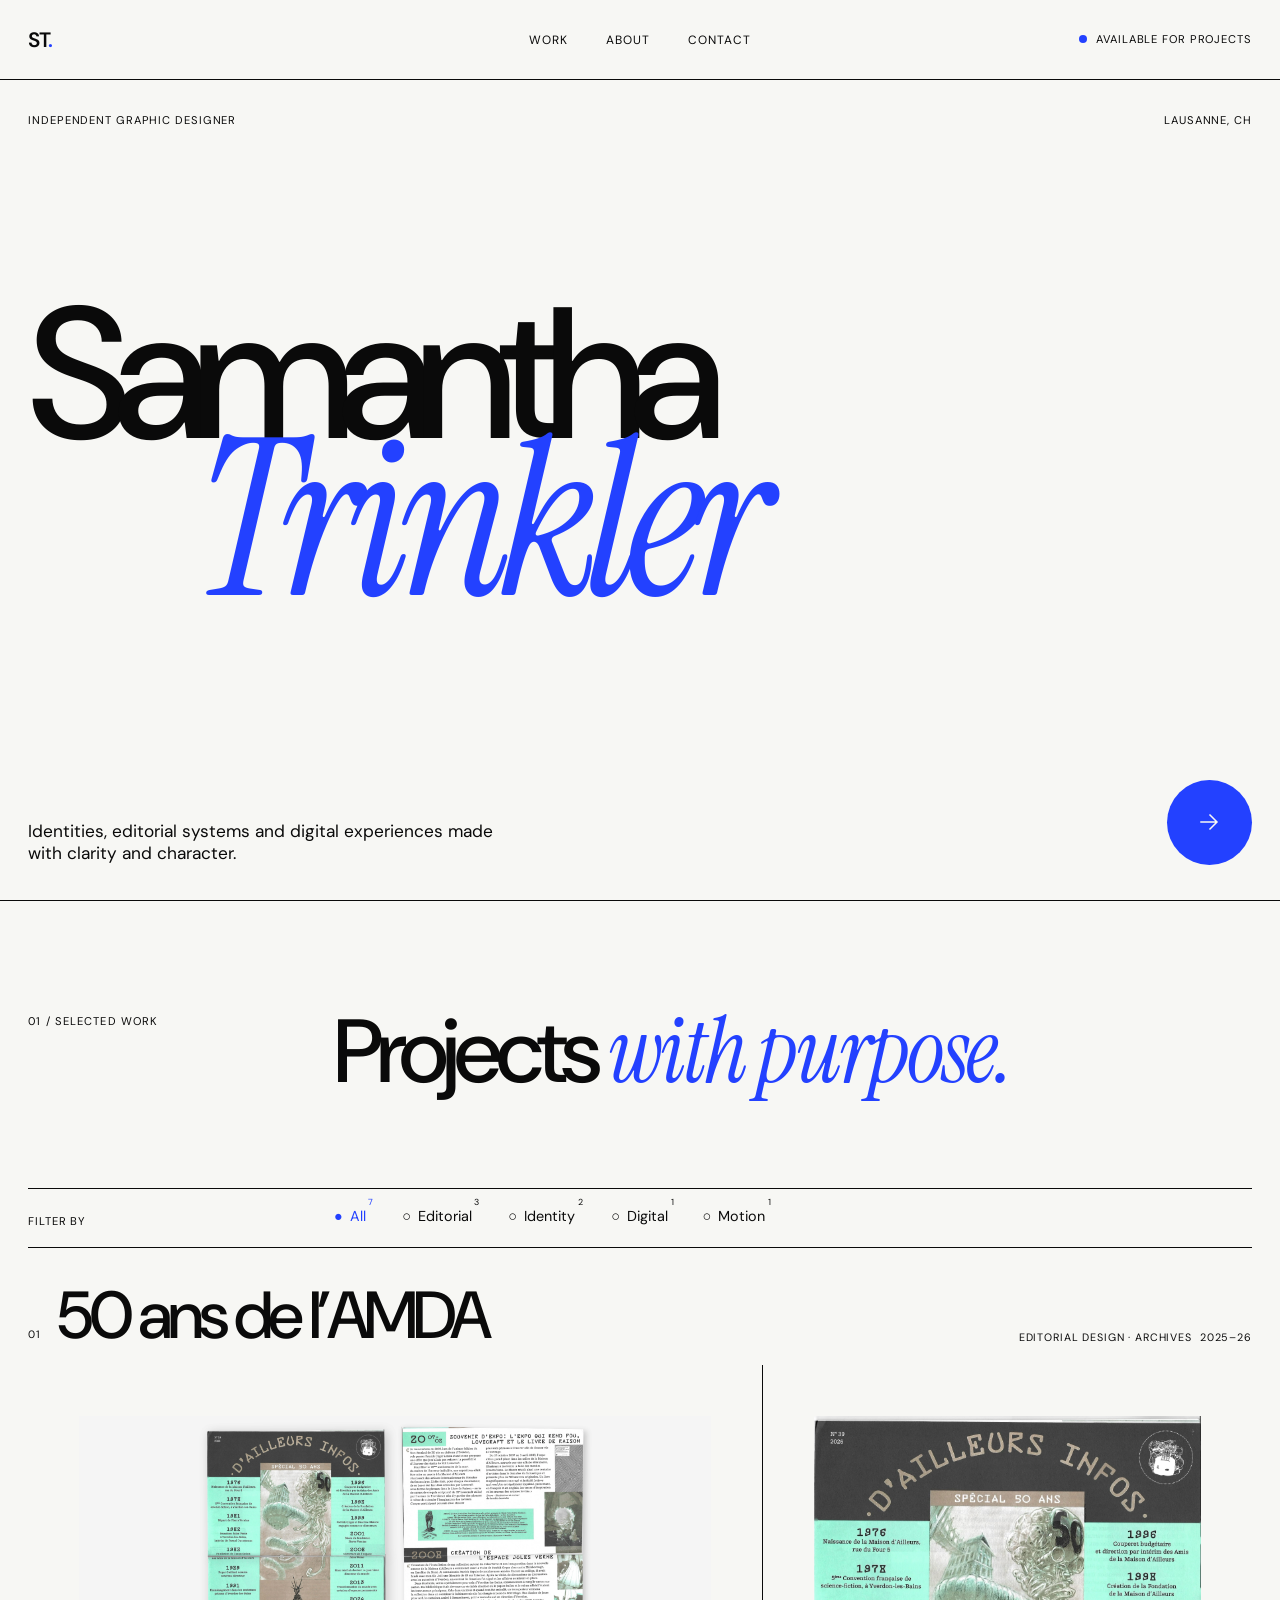
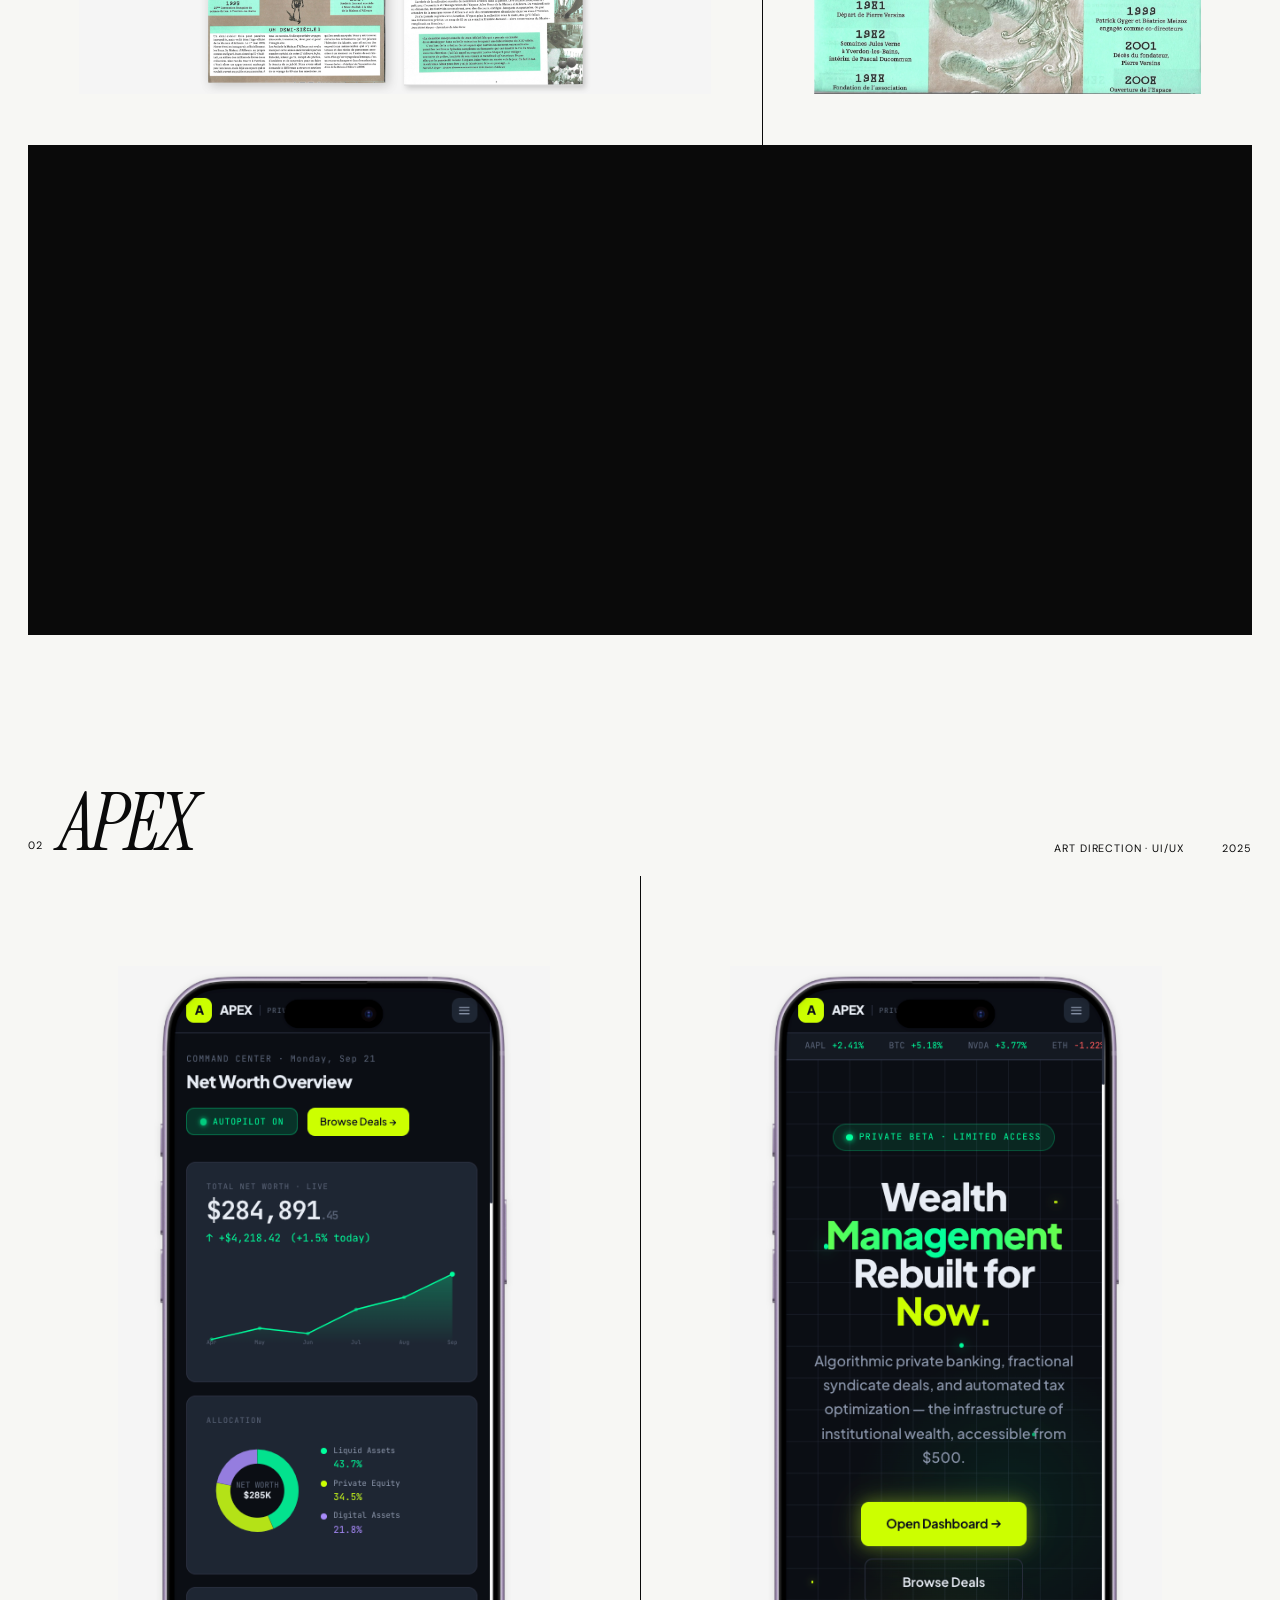
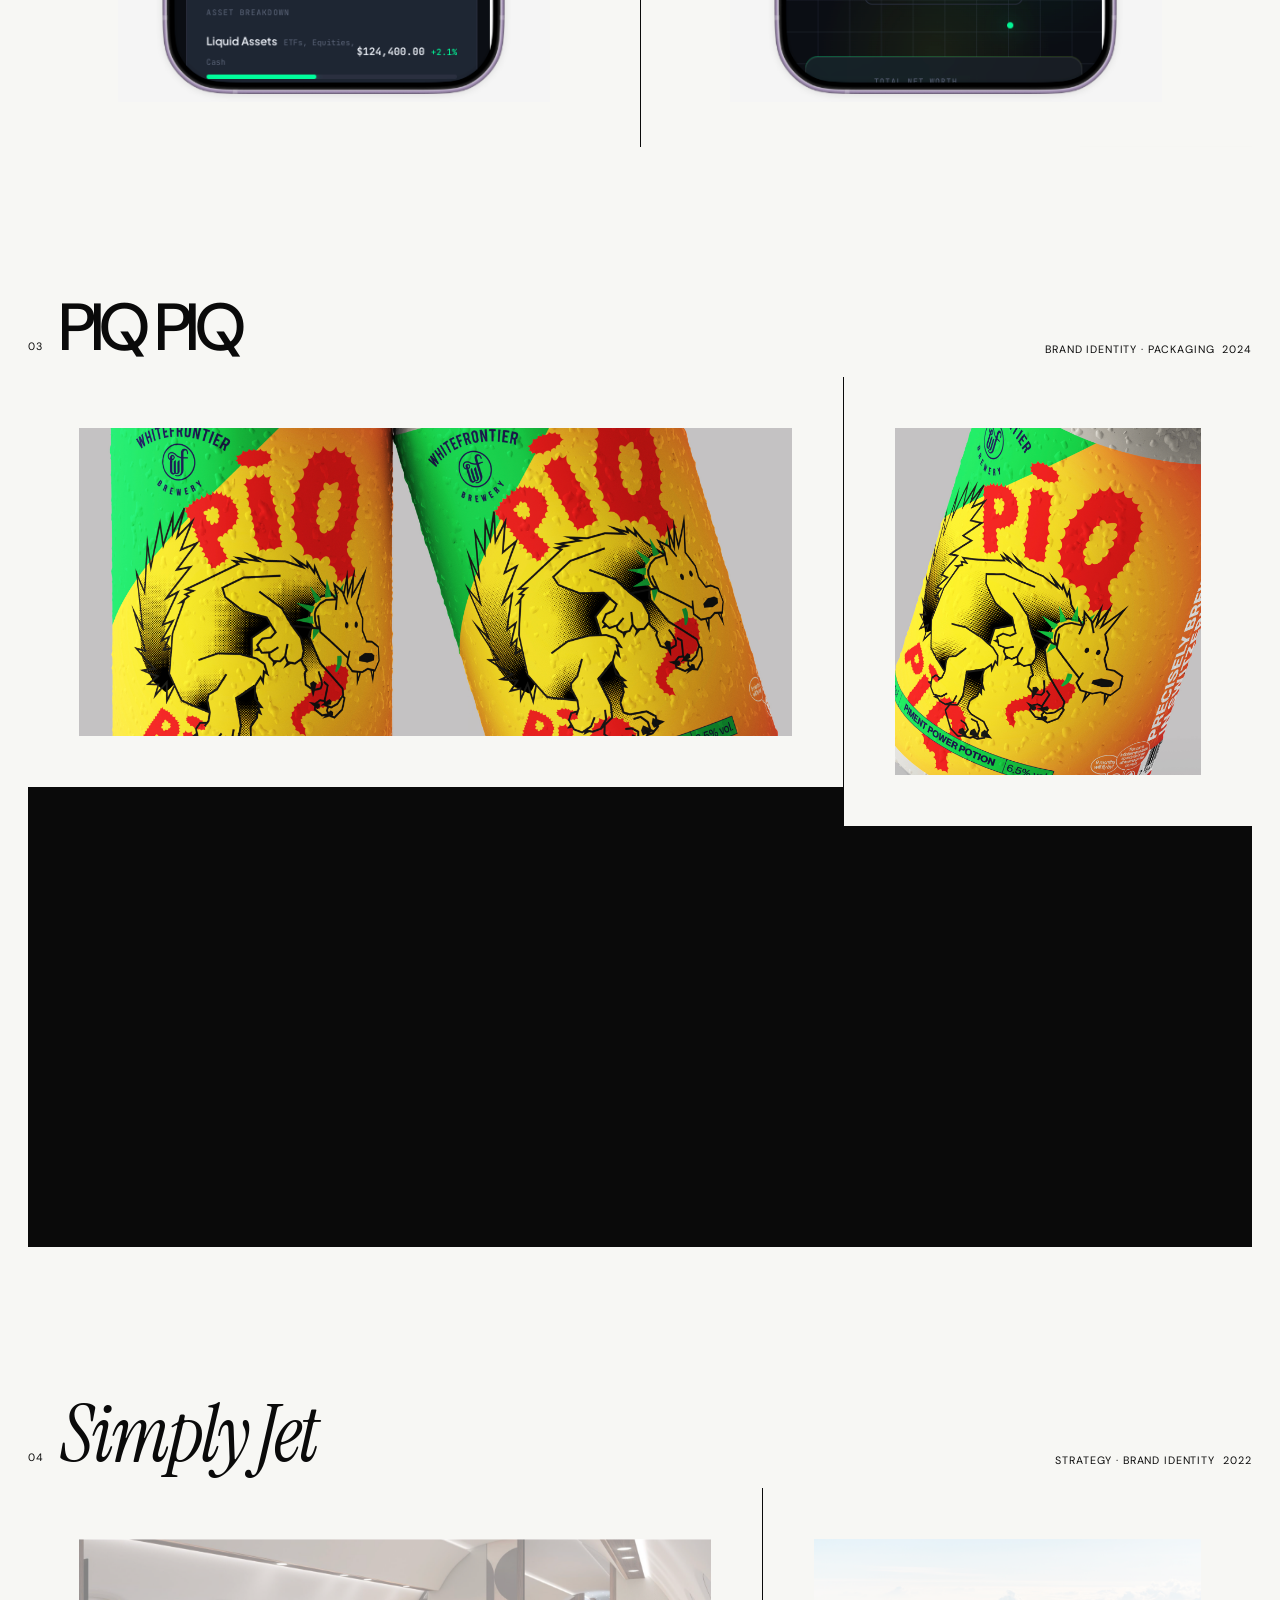
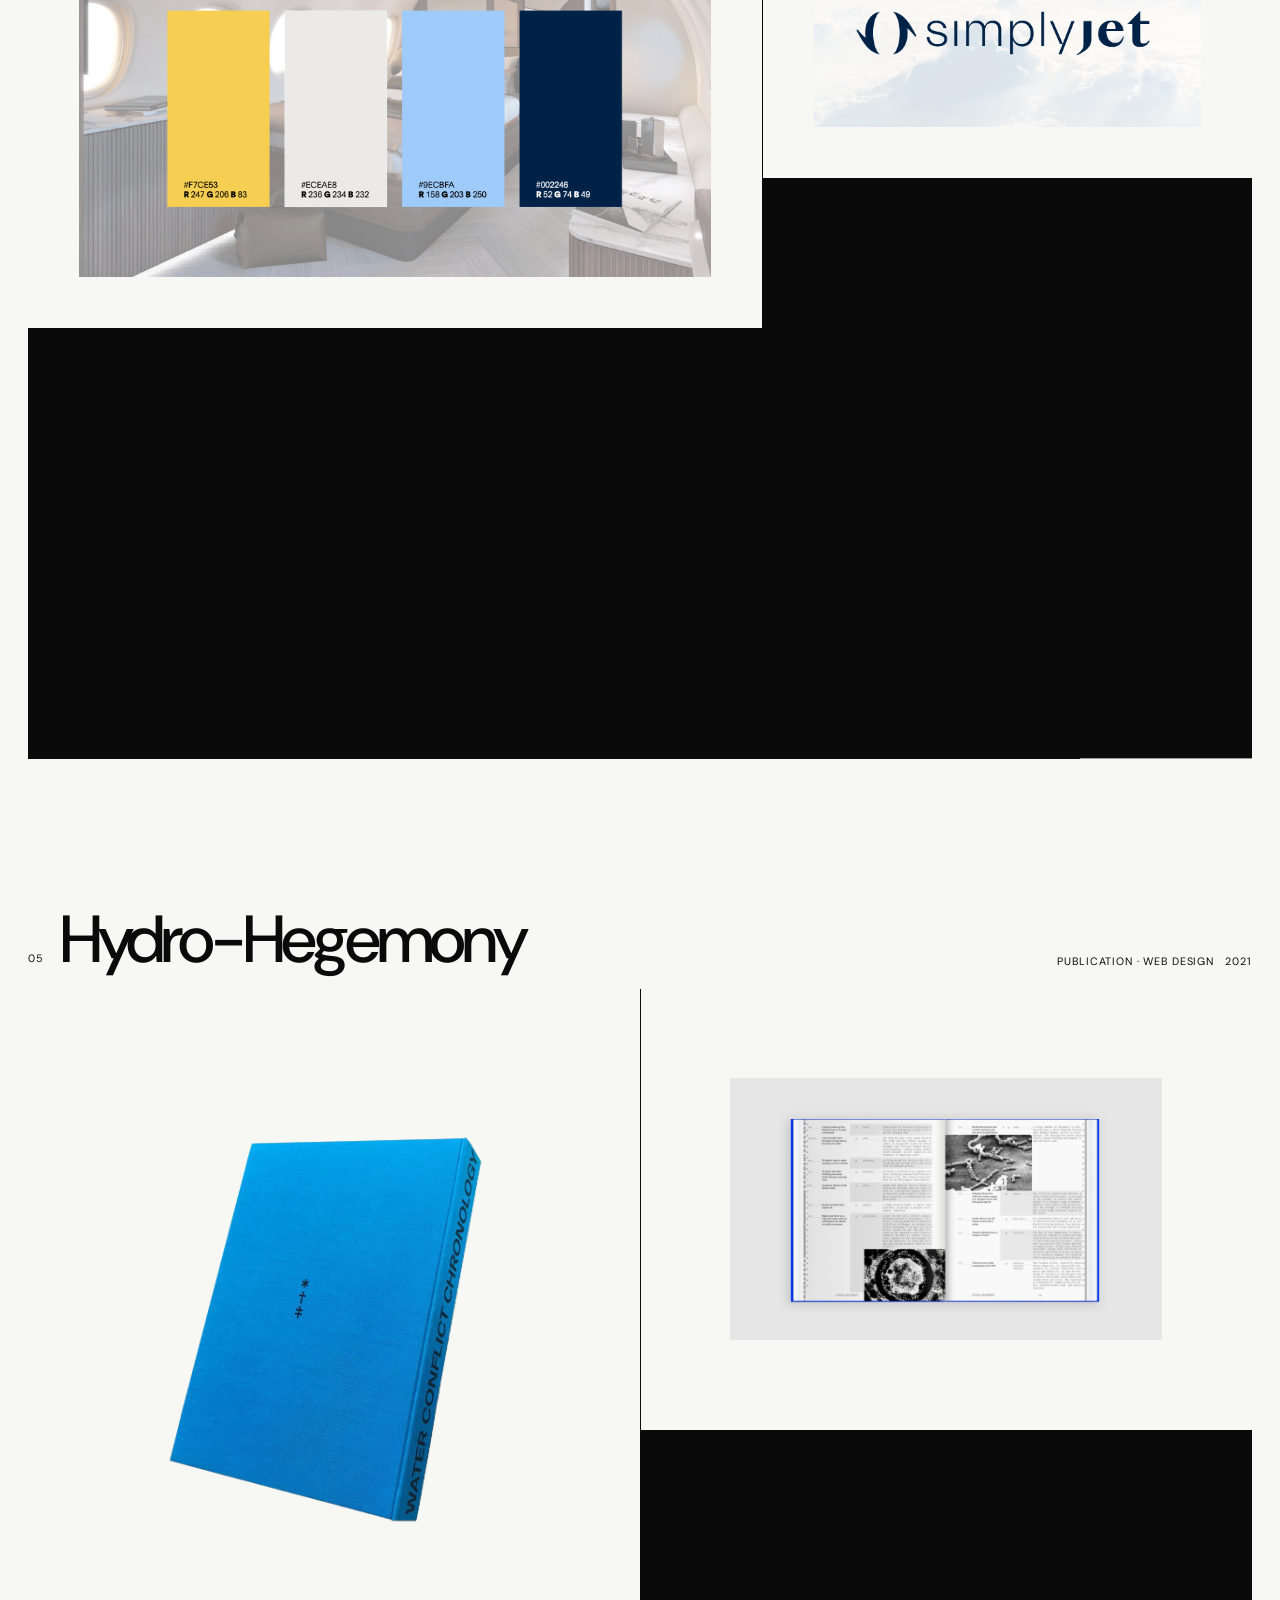
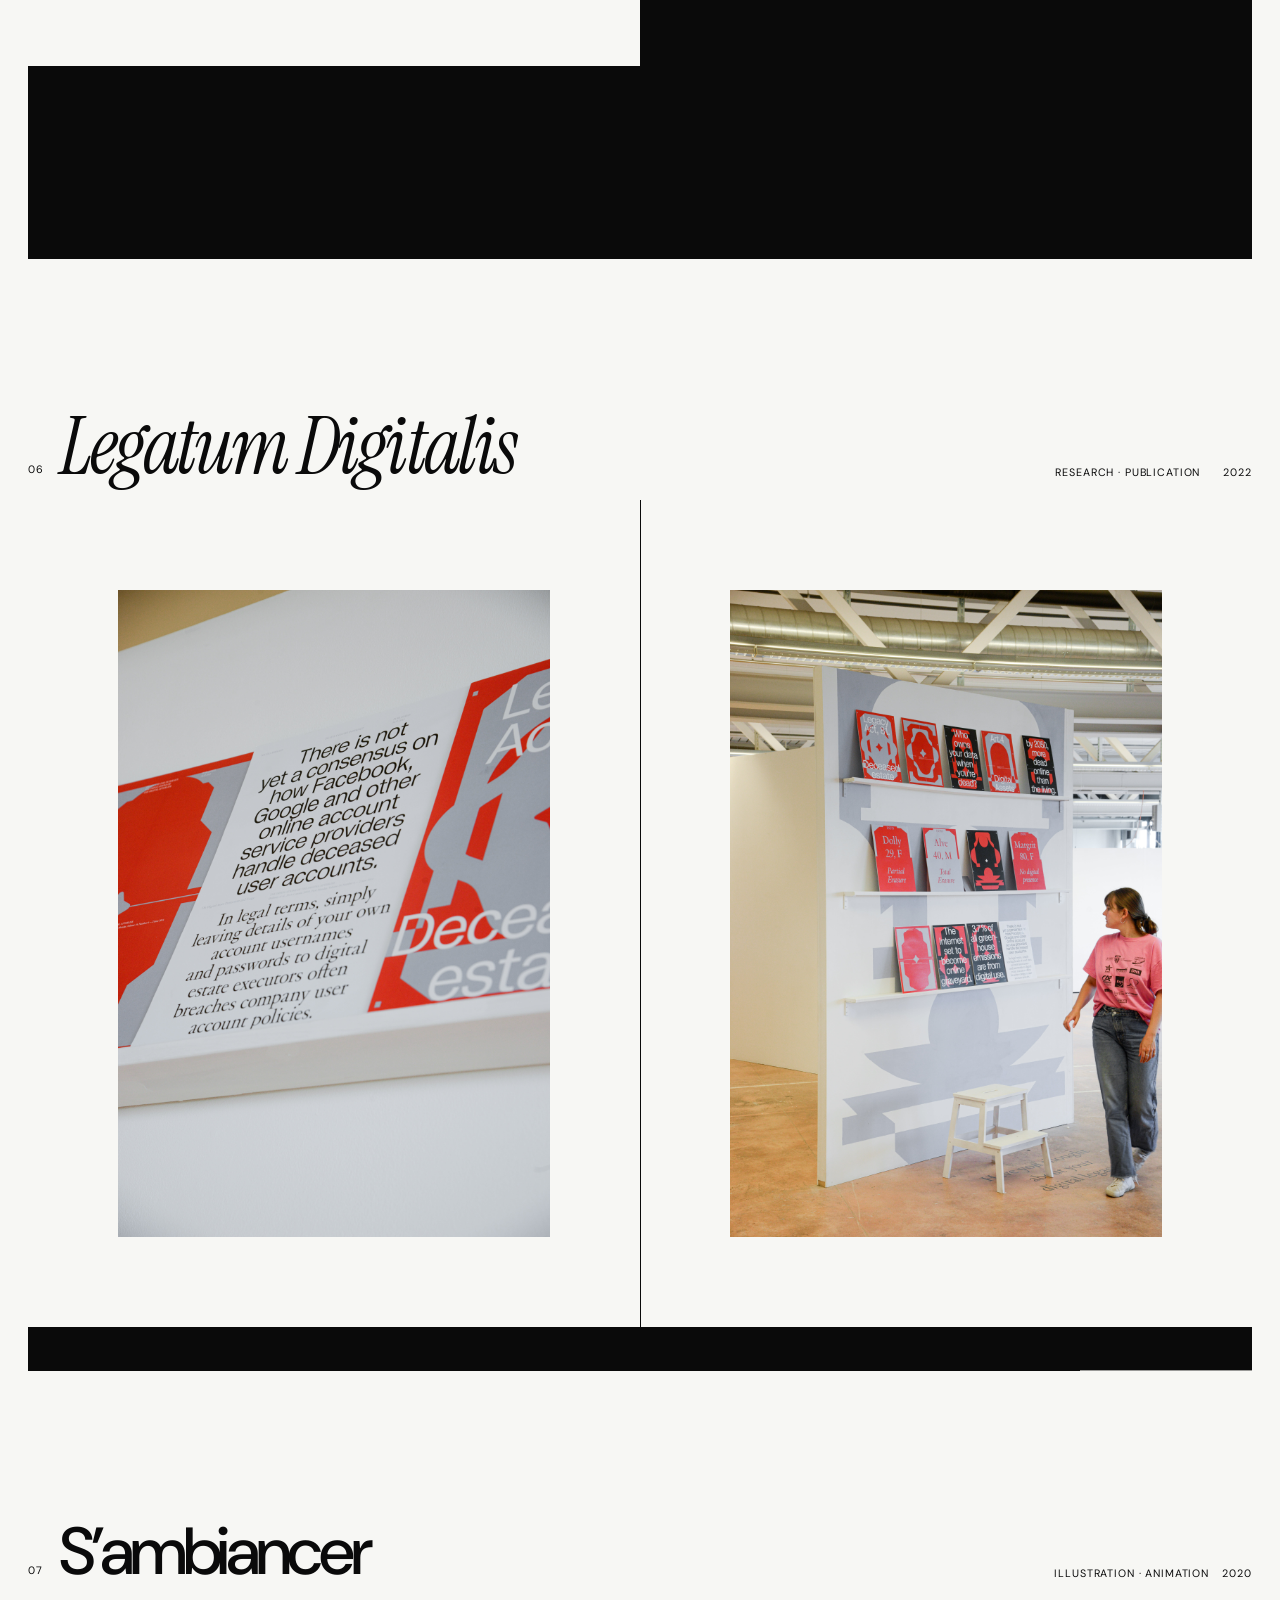
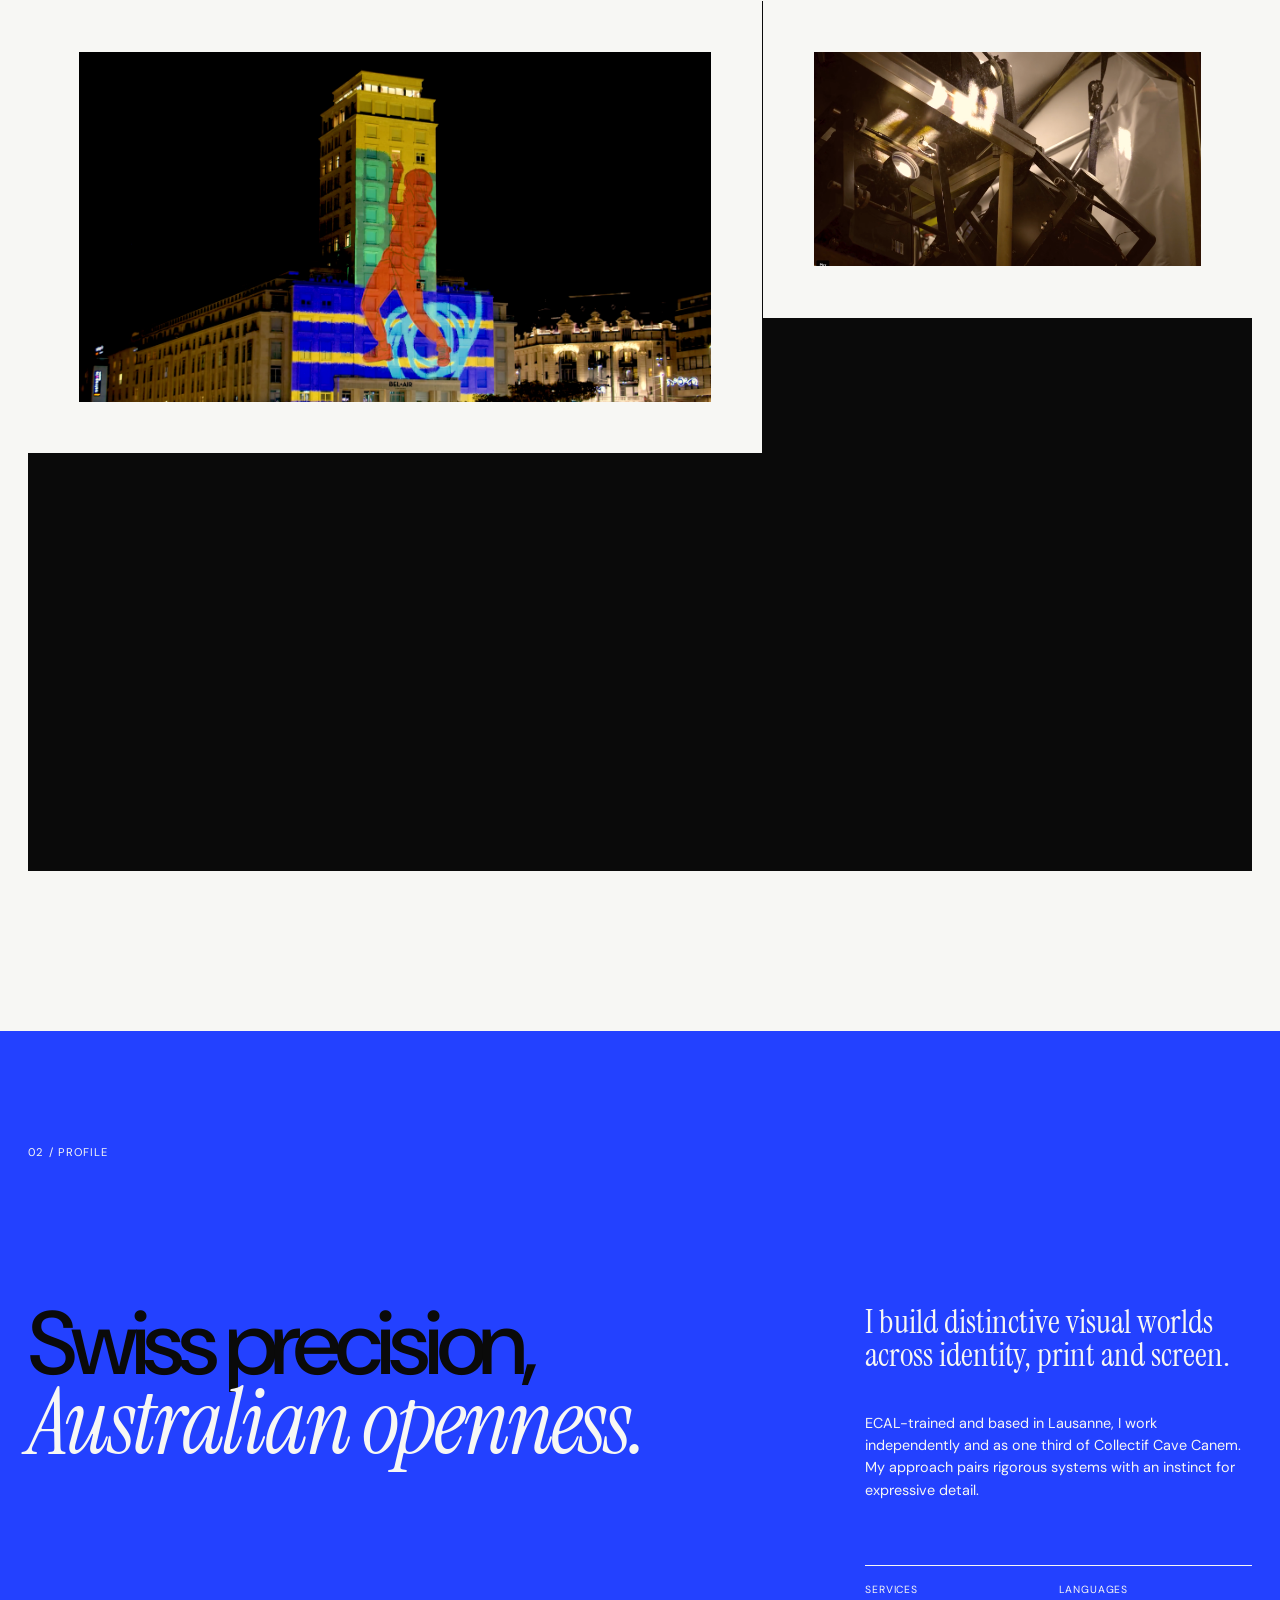
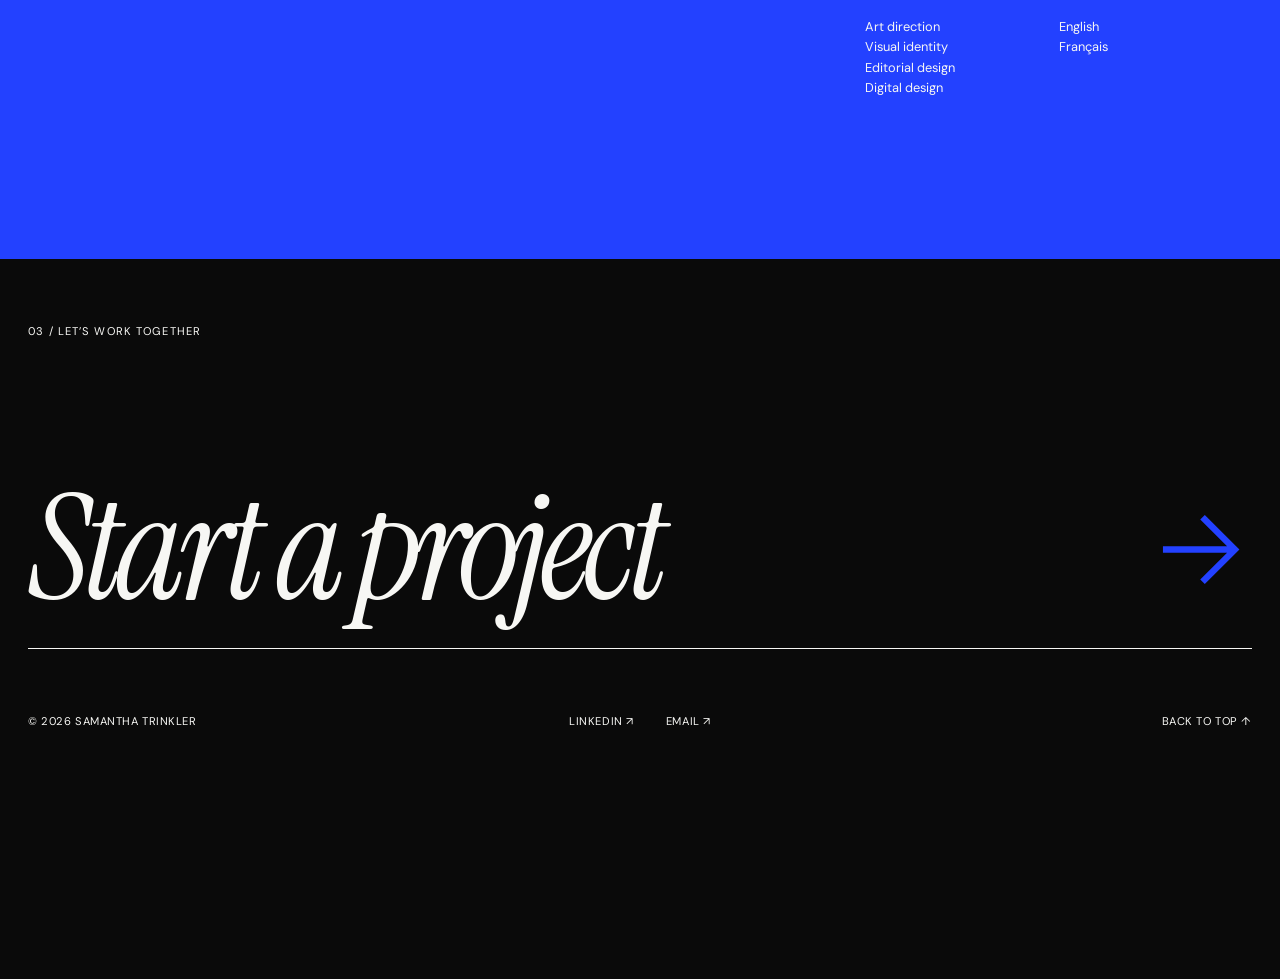
<file: index.html>
<!doctype html>
<html lang="en">
  <head>
    
    <meta charset="UTF-8" />
    <meta name="viewport" content="width=device-width, initial-scale=1.0" />
    <title>Samantha Trinkler — Graphic Designer</title>
    
    <meta name="description" content="Showcases creative portfolios with a sleek, minimalist design that highlights projects using a refined color palette and clear typography for a pleasant user experience.">
    <meta property="og:title" content="Samantha Trinkler — Graphic Designer">
    <meta property="og:description" content="Showcases creative portfolios with a sleek, minimalist design that highlights projects using a refined color palette and clear typography for a pleasant user experience.">
    <script type="module" crossorigin src="/assets/index-D-WcIzNE.js"></script>
    <link rel="stylesheet" crossorigin href="/assets/index-C_PJwwJ3.css">
  </head>
  <body>
    
    <div id="root"></div>
    
  </body>
</html>
</file>
<file: assets/index-C_PJwwJ3.css>
@import "https://fonts.googleapis.com/css2?family=DM+Sans:wght@400;500;600&family=Instrument+Serif:ital@0;1&display=swap";@layer components;@layer properties{@supports (((-webkit-hyphens:none)) and (not (margin-trim:inline))) or ((-moz-orient:inline) and (not (color:rgb(from red r g b)))){*,:before,:after,::backdrop{--tw-rotate-x:initial;--tw-rotate-y:initial;--tw-rotate-z:initial;--tw-skew-x:initial;--tw-skew-y:initial;--tw-blur:initial;--tw-brightness:initial;--tw-contrast:initial;--tw-grayscale:initial;--tw-hue-rotate:initial;--tw-invert:initial;--tw-opacity:initial;--tw-saturate:initial;--tw-sepia:initial;--tw-drop-shadow:initial;--tw-drop-shadow-color:initial;--tw-drop-shadow-alpha:100%;--tw-drop-shadow-size:initial}}}@layer theme{:root,:host{--font-sans:-apple-system, BlinkMacSystemFont, "Segoe UI", Roboto, "Helvetica Neue", "Noto Sans", Arial, sans-serif, "Apple Color Emoji", "Segoe UI Emoji", "Segoe UI Symbol", "Noto Color Emoji";--font-mono:ui-monospace, SFMono-Regular, Menlo, Monaco, Consolas, "Liberation Mono", "Courier New", monospace;--default-font-family:var(--font-sans);--default-mono-font-family:var(--font-mono)}}@layer base{*,:after,:before,::backdrop{box-sizing:border-box;border:0 solid;margin:0;padding:0}::file-selector-button{box-sizing:border-box;border:0 solid;margin:0;padding:0}html,:host{-webkit-text-size-adjust:100%;tab-size:4;line-height:1.5;font-family:var(--default-font-family,-apple-system, BlinkMacSystemFont, "Segoe UI", Roboto, "Helvetica Neue", "Noto Sans", Arial, sans-serif, "Apple Color Emoji", "Segoe UI Emoji", "Segoe UI Symbol", "Noto Color Emoji");font-feature-settings:var(--default-font-feature-settings,normal);font-variation-settings:var(--default-font-variation-settings,normal);-webkit-tap-highlight-color:transparent}hr{height:0;color:inherit;border-top-width:1px}abbr:where([title]){-webkit-text-decoration:underline dotted;text-decoration:underline dotted}h1,h2,h3,h4,h5,h6{font-size:inherit;font-weight:inherit}a{color:inherit;-webkit-text-decoration:inherit;-webkit-text-decoration:inherit;-webkit-text-decoration:inherit;-webkit-text-decoration:inherit;text-decoration:inherit}b,strong{font-weight:bolder}code,kbd,samp,pre{font-family:var(--default-mono-font-family,ui-monospace, SFMono-Regular, Menlo, Monaco, Consolas, "Liberation Mono", "Courier New", monospace);font-feature-settings:var(--default-mono-font-feature-settings,normal);font-variation-settings:var(--default-mono-font-variation-settings,normal);font-size:1em}small{font-size:80%}sub,sup{vertical-align:baseline;font-size:75%;line-height:0;position:relative}sub{bottom:-.25em}sup{top:-.5em}table{text-indent:0;border-color:inherit;border-collapse:collapse}:-moz-focusring:where(:not(iframe)){outline:auto}progress{vertical-align:baseline}summary{display:list-item}ol,ul,menu{list-style:none}img,svg,video,canvas,audio,iframe,embed,object{vertical-align:middle;display:block}img,video{max-width:100%;height:auto}button,input,select,optgroup,textarea{font:inherit;font-feature-settings:inherit;font-variation-settings:inherit;letter-spacing:inherit;color:inherit;opacity:1;background-color:#0000;border-radius:0}::file-selector-button{font:inherit;font-feature-settings:inherit;font-variation-settings:inherit;letter-spacing:inherit;color:inherit;opacity:1;background-color:#0000;border-radius:0}:where(select:is([multiple],[size])) optgroup{font-weight:bolder}:where(select:is([multiple],[size])) optgroup option{padding-inline-start:20px}::file-selector-button{margin-inline-end:4px}::placeholder{opacity:1}@supports (not ((-webkit-appearance:-apple-pay-button))) or (contain-intrinsic-size:1px){::placeholder{color:currentColor}@supports (color:color-mix(in lab, red, red)){::placeholder{color:color-mix(in oklab, currentcolor 50%, transparent)}}}textarea{resize:vertical}::-webkit-search-decoration{-webkit-appearance:none}::-webkit-date-and-time-value{min-height:1lh;text-align:inherit}::-webkit-datetime-edit{display:inline-flex}::-webkit-datetime-edit-fields-wrapper{padding:0}::-webkit-datetime-edit{padding-block:0}::-webkit-datetime-edit-year-field{padding-block:0}::-webkit-datetime-edit-month-field{padding-block:0}::-webkit-datetime-edit-day-field{padding-block:0}::-webkit-datetime-edit-hour-field{padding-block:0}::-webkit-datetime-edit-minute-field{padding-block:0}::-webkit-datetime-edit-second-field{padding-block:0}::-webkit-datetime-edit-millisecond-field{padding-block:0}::-webkit-datetime-edit-meridiem-field{padding-block:0}::-webkit-calendar-picker-indicator{line-height:1}:-moz-ui-invalid{box-shadow:none}button,input:where([type=button],[type=reset],[type=submit]){appearance:button}::file-selector-button{appearance:button}::-webkit-inner-spin-button{height:auto}::-webkit-outer-spin-button{height:auto}[hidden]:where(:not([hidden=until-found])){display:none!important}}@layer utilities{.fixed{position:fixed}.contents{display:contents}.grid{display:grid}.hidden{display:none}.inline{display:inline}.rotate-180{rotate:180deg}.transform{transform:var(--tw-rotate-x,) var(--tw-rotate-y,) var(--tw-rotate-z,) var(--tw-skew-x,) var(--tw-skew-y,)}.filter{filter:var(--tw-blur,) var(--tw-brightness,) var(--tw-contrast,) var(--tw-grayscale,) var(--tw-hue-rotate,) var(--tw-invert,) var(--tw-saturate,) var(--tw-sepia,) var(--tw-drop-shadow,)}}:root{--ink:#0a0a0a;--paper:#f7f7f4;--accent:#2341ff;--serif:"Instrument Serif", Georgia, serif;--sans:"DM Sans", Arial, sans-serif}*{box-sizing:border-box}html{scroll-behavior:smooth}body{background:var(--paper);color:var(--ink);font-family:var(--sans);-webkit-font-smoothing:antialiased;margin:0}body.no-scroll{overflow:hidden}button,a{color:inherit}button{font:inherit}a{text-decoration:none}img{max-width:100%;display:block}.site-shell{overflow:clip}.site-header{border-bottom:1px solid var(--ink);z-index:10;grid-template-columns:1fr auto 1fr;align-items:center;min-height:5rem;padding:0 2.2vw;display:grid;position:relative}.wordmark{letter-spacing:-.06em;width:fit-content;font-size:1.3rem;font-weight:600}.wordmark span{color:var(--accent)}.main-nav{letter-spacing:.08em;text-transform:uppercase;gap:2.4rem;font-size:.75rem;display:flex}.main-nav a,.footer-bottom a{position:relative}.main-nav a:after,.footer-bottom a:after{content:"";transform-origin:100%;background:currentColor;width:100%;height:1px;transition:transform .25s;position:absolute;bottom:-.25rem;left:0;transform:scaleX(0)}.main-nav a:hover:after,.footer-bottom a:hover:after{transform-origin:0;transform:scaleX(1)}.availability{letter-spacing:.08em;text-transform:uppercase;justify-self:end;align-items:center;gap:.6rem;margin:0;font-size:.7rem;display:flex}.availability span{background:var(--accent);border-radius:50%;width:.5rem;height:.5rem}.hero{flex-direction:column;min-height:calc(100vh - 5rem);padding:2rem 2.2vw 2.2rem;display:flex}.hero-kicker{letter-spacing:.08em;text-transform:uppercase;justify-content:space-between;font-size:.7rem;display:flex}.hero h1{font-family:var(--sans);letter-spacing:-.09em;margin:auto 0;font-size:clamp(5.2rem,14.6vw,14rem);font-weight:500;line-height:.72}.hero h1 em,.section-heading h2 em,.about-grid h2 em{color:var(--accent);font-family:var(--serif);font-weight:400}.hero h1 em{letter-spacing:-.055em;margin-left:13vw;font-size:1.17em;display:inline-block}.hero-bottom{justify-content:space-between;align-items:end;display:flex}.hero-bottom>p{max-width:31rem;margin:0;font-size:clamp(1rem,1.35vw,1.35rem);line-height:1.3}.circle-link{background:var(--accent);color:var(--paper);border-radius:50%;justify-content:center;align-items:center;width:5.3rem;height:5.3rem;transition:transform .25s;display:flex;overflow:hidden}.circle-link:hover{transform:rotate(45deg)}.circle-link svg,.view-project svg,.contact-link svg{fill:none;stroke:currentColor;stroke-linecap:square;stroke-width:1.5px;width:1.5rem;height:1.5rem}.work-section,.about-section{border-top:1px solid var(--ink);padding:7rem 2.2vw 10rem}.section-heading{grid-template-columns:25% 75%;align-items:start;display:grid}.eyebrow{letter-spacing:.1em;text-transform:uppercase;margin:0;font-size:.7rem}.section-heading h2,.about-grid h2{letter-spacing:-.07em;margin:0;font-size:clamp(3.3rem,7vw,7rem);font-weight:500;line-height:.88}.section-heading h2 em,.about-grid h2 em{letter-spacing:-.03em}.filter-row{border-bottom:1px solid var(--ink);border-top:1px solid var(--ink);grid-template-columns:25% 75%;align-items:start;margin:6rem 0 2.5rem;padding:1.1rem 0;display:grid}.filter-row>p{letter-spacing:.08em;text-transform:uppercase;margin:.4rem 0 0;font-size:.7rem}.filters{flex-wrap:wrap;gap:.5rem 1.8rem;display:flex}.filters button{cursor:pointer;background:0 0;border:0;padding:0;font-size:.9rem}.filters button:before{content:"○";margin-right:.45rem}.filters button.active{color:var(--accent)}.filters button.active:before{content:"●"}.filters sup{vertical-align:top;margin-left:.15rem;font-size:.55rem}.project-grid{flex-direction:column;gap:clamp(7rem,12vw,12rem);display:flex}.project-card{width:100%}.project-heading{grid-template-columns:1fr auto;align-items:end;margin-bottom:1.25rem;display:grid}.project-heading>div:first-child{align-items:baseline;gap:1rem;display:flex}.project-heading span,.project-meta p{letter-spacing:.08em;text-transform:uppercase;margin:0;font-size:.67rem}.project-heading h3{letter-spacing:-.065em;margin:0;font-size:clamp(2.8rem,5.2vw,5.6rem);font-weight:500;line-height:.85}.project-card.is-even .project-heading h3{font-family:var(--serif);letter-spacing:-.035em;font-size:clamp(3.4rem,6.2vw,6.8rem);font-style:italic;font-weight:400}.project-meta{grid-template-columns:minmax(10rem,1fr) auto;gap:.5rem;display:grid}.project-meta p:last-child{text-align:right}.project-stage{background:var(--ink);cursor:pointer;border:0;grid-template-columns:minmax(0,2fr) minmax(0,1fr);gap:1px;width:100%;height:clamp(34rem,68vw,58rem);padding:0;display:grid;position:relative;overflow:clip}.project-stage:after{background:var(--accent);content:"";mix-blend-mode:multiply;opacity:0;transition:opacity .35s;position:absolute;inset:0}.media-frame{background:var(--paper);justify-content:center;align-items:center;min-width:0;min-height:0;padding:clamp(1.5rem,4vw,5rem);display:flex;overflow:hidden}.media-frame img{object-fit:contain;width:100%;height:100%;transition:transform .65s cubic-bezier(.16,1,.3,1)}.project-stage.wide{grid-template-columns:minmax(0,3fr) minmax(0,2fr)}.project-stage.portrait{grid-template-columns:1fr 1fr}.project-stage.portrait .media-frame{padding:clamp(2.5rem,7vw,8rem)}.project-card.is-even .primary{order:2}.project-stage:hover img{transform:scale(1.025)}.project-stage:hover:after{opacity:.1}.view-project{background:var(--paper);letter-spacing:.08em;text-transform:uppercase;z-index:1;align-items:center;gap:1rem;padding:.8rem 1rem;font-size:.7rem;transition:transform .25s;display:flex;position:absolute;bottom:0;right:0;transform:translateY(100%)}.project-stage:hover .view-project,.project-stage:focus-visible .view-project{transform:translateY(0)}.view-project svg{width:1rem;height:1rem}.about-section{background:var(--accent);border-color:var(--accent);color:var(--paper)}.about-grid{grid-template-columns:2fr 1fr;gap:4rem;margin-top:9rem;display:grid}.about-grid h2{color:var(--ink)}.about-grid h2 em{color:var(--paper)}.about-copy{max-width:32rem}.about-copy>p{font-size:.9rem;line-height:1.55}.about-copy .lead{font-family:var(--serif);margin:0 0 2.5rem;font-size:clamp(1.8rem,2.6vw,2.8rem);line-height:1}.about-copy dl{border-top:1px solid var(--paper);grid-template-columns:1fr 1fr;margin:4rem 0 0;padding-top:1rem;display:grid}.about-copy dt{letter-spacing:.08em;text-transform:uppercase;margin-bottom:1.2rem;font-size:.65rem}.about-copy dd{margin:0;font-size:.8rem;line-height:1.6}footer{background:var(--ink);color:var(--paper);min-height:80vh;padding:4rem 2.2vw 2rem}.contact-link{border-bottom:1px solid var(--paper);font-family:var(--serif);letter-spacing:-.05em;justify-content:space-between;align-items:center;margin-top:16vh;padding-bottom:2rem;font-size:clamp(4rem,11.5vw,11.5rem);font-style:italic;line-height:.9;display:flex}.contact-link svg{color:var(--accent);width:.7em;height:.7em;transition:transform .25s}.contact-link:hover svg{transform:translate(1rem)}.footer-bottom{letter-spacing:.05em;text-transform:uppercase;grid-template-columns:1fr auto 1fr;align-items:end;margin-top:4rem;font-size:.7rem;display:grid}.footer-bottom>p{margin:0}.footer-bottom>div{gap:2rem;display:flex}.footer-bottom>a{justify-self:end}.project-modal{z-index:100;position:fixed;inset:0}.modal-backdrop{background:var(--accent);cursor:pointer;opacity:.85;border:0;width:100%;padding:0;position:absolute;inset:0}.modal-panel{background:var(--paper);width:min(88rem,92vw);height:100%;margin-left:auto;padding:1.5rem 2.2vw 4rem;position:relative;overflow-y:auto}.modal-top{border-bottom:1px solid var(--ink);letter-spacing:.08em;text-transform:uppercase;justify-content:space-between;padding-bottom:1rem;font-size:.7rem;display:flex}.modal-top p{margin:0}.close-button{cursor:pointer;text-transform:uppercase;background:0 0;border:0;padding:0}.close-button span{margin-left:.5rem;font-size:1rem}.modal-title-row{grid-template-columns:1.5fr 1fr;align-items:end;gap:4rem;padding:5rem 0 3rem;display:grid}.modal-title-row h2{font-family:var(--serif);letter-spacing:-.05em;margin:0;font-size:clamp(4rem,8vw,9rem);font-style:italic;font-weight:400;line-height:.8}.modal-title-row p{max-width:31rem;margin:0;font-size:.9rem;line-height:1.5}.modal-images{grid-template-columns:1fr 1fr;gap:1rem;display:grid}.modal-images img{object-fit:cover;width:100%;height:70vh}@media (width<=800px){.site-header{grid-template-columns:1fr auto;min-height:4rem;padding:0 1rem}.main-nav{gap:1rem}.availability{display:none}.hero{min-height:calc(100svh - 4rem);padding:1.25rem 1rem 1.5rem}.hero h1{font-size:clamp(4rem,22vw,7.5rem);line-height:.82}.hero h1 em{margin-left:0}.hero-bottom>p{max-width:16rem;font-size:.9rem}.circle-link{width:4rem;height:4rem}.work-section,.about-section{padding:5rem 1rem 6rem}.section-heading{grid-template-columns:1fr;gap:3rem}.filter-row{grid-template-columns:1fr;gap:1rem;margin-top:4rem}.filters{gap:.6rem 1rem}.project-grid{gap:6rem}.project-heading{grid-template-columns:1fr auto;align-items:start;gap:1rem}.project-heading>div:first-child{flex-direction:column;align-items:flex-start;gap:.55rem}.project-heading h3,.project-card.is-even .project-heading h3{font-size:clamp(2.5rem,12vw,4.5rem)}.project-meta{display:block}.project-meta p:first-child{display:none}.project-stage,.project-stage.wide,.project-stage.portrait{height:min(120vw,36rem);display:block}.media-frame{width:100%;height:100%;padding:2rem}.project-stage.portrait .media-frame{padding:3rem}.project-card.is-even .primary{order:initial}.secondary{border:1px solid var(--ink);z-index:1;width:34%;height:38%;padding:.75rem;position:absolute;bottom:1rem;right:1rem}.project-card.is-even .secondary{left:1rem;right:auto}.view-project{z-index:2;transform:translateY(0)}.about-grid{grid-template-columns:1fr;margin-top:6rem}.about-copy{margin-left:18vw}footer{min-height:70vh;padding:3rem 1rem 1.5rem}.contact-link{margin-top:18vh}.footer-bottom{grid-template-columns:1fr auto;align-items:start;gap:2rem}.footer-bottom>div{flex-direction:column;gap:.8rem}.footer-bottom>a{grid-column:2}.modal-panel{width:96vw;padding:1rem 1rem 3rem}.modal-title-row{grid-template-columns:1fr;gap:2rem;padding-top:4rem}.modal-images{grid-template-columns:1fr}.modal-images img{height:auto;max-height:80vh}}@media (prefers-reduced-motion:reduce){html{scroll-behavior:auto}*,:before,:after{transition-duration:.01ms!important}}@property --tw-rotate-x{syntax:"*";inherits:false}@property --tw-rotate-y{syntax:"*";inherits:false}@property --tw-rotate-z{syntax:"*";inherits:false}@property --tw-skew-x{syntax:"*";inherits:false}@property --tw-skew-y{syntax:"*";inherits:false}@property --tw-blur{syntax:"*";inherits:false}@property --tw-brightness{syntax:"*";inherits:false}@property --tw-contrast{syntax:"*";inherits:false}@property --tw-grayscale{syntax:"*";inherits:false}@property --tw-hue-rotate{syntax:"*";inherits:false}@property --tw-invert{syntax:"*";inherits:false}@property --tw-opacity{syntax:"*";inherits:false}@property --tw-saturate{syntax:"*";inherits:false}@property --tw-sepia{syntax:"*";inherits:false}@property --tw-drop-shadow{syntax:"*";inherits:false}@property --tw-drop-shadow-color{syntax:"*";inherits:false}@property --tw-drop-shadow-alpha{syntax:"<percentage>";inherits:false;initial-value:100%}@property --tw-drop-shadow-size{syntax:"*";inherits:false}
</file>
